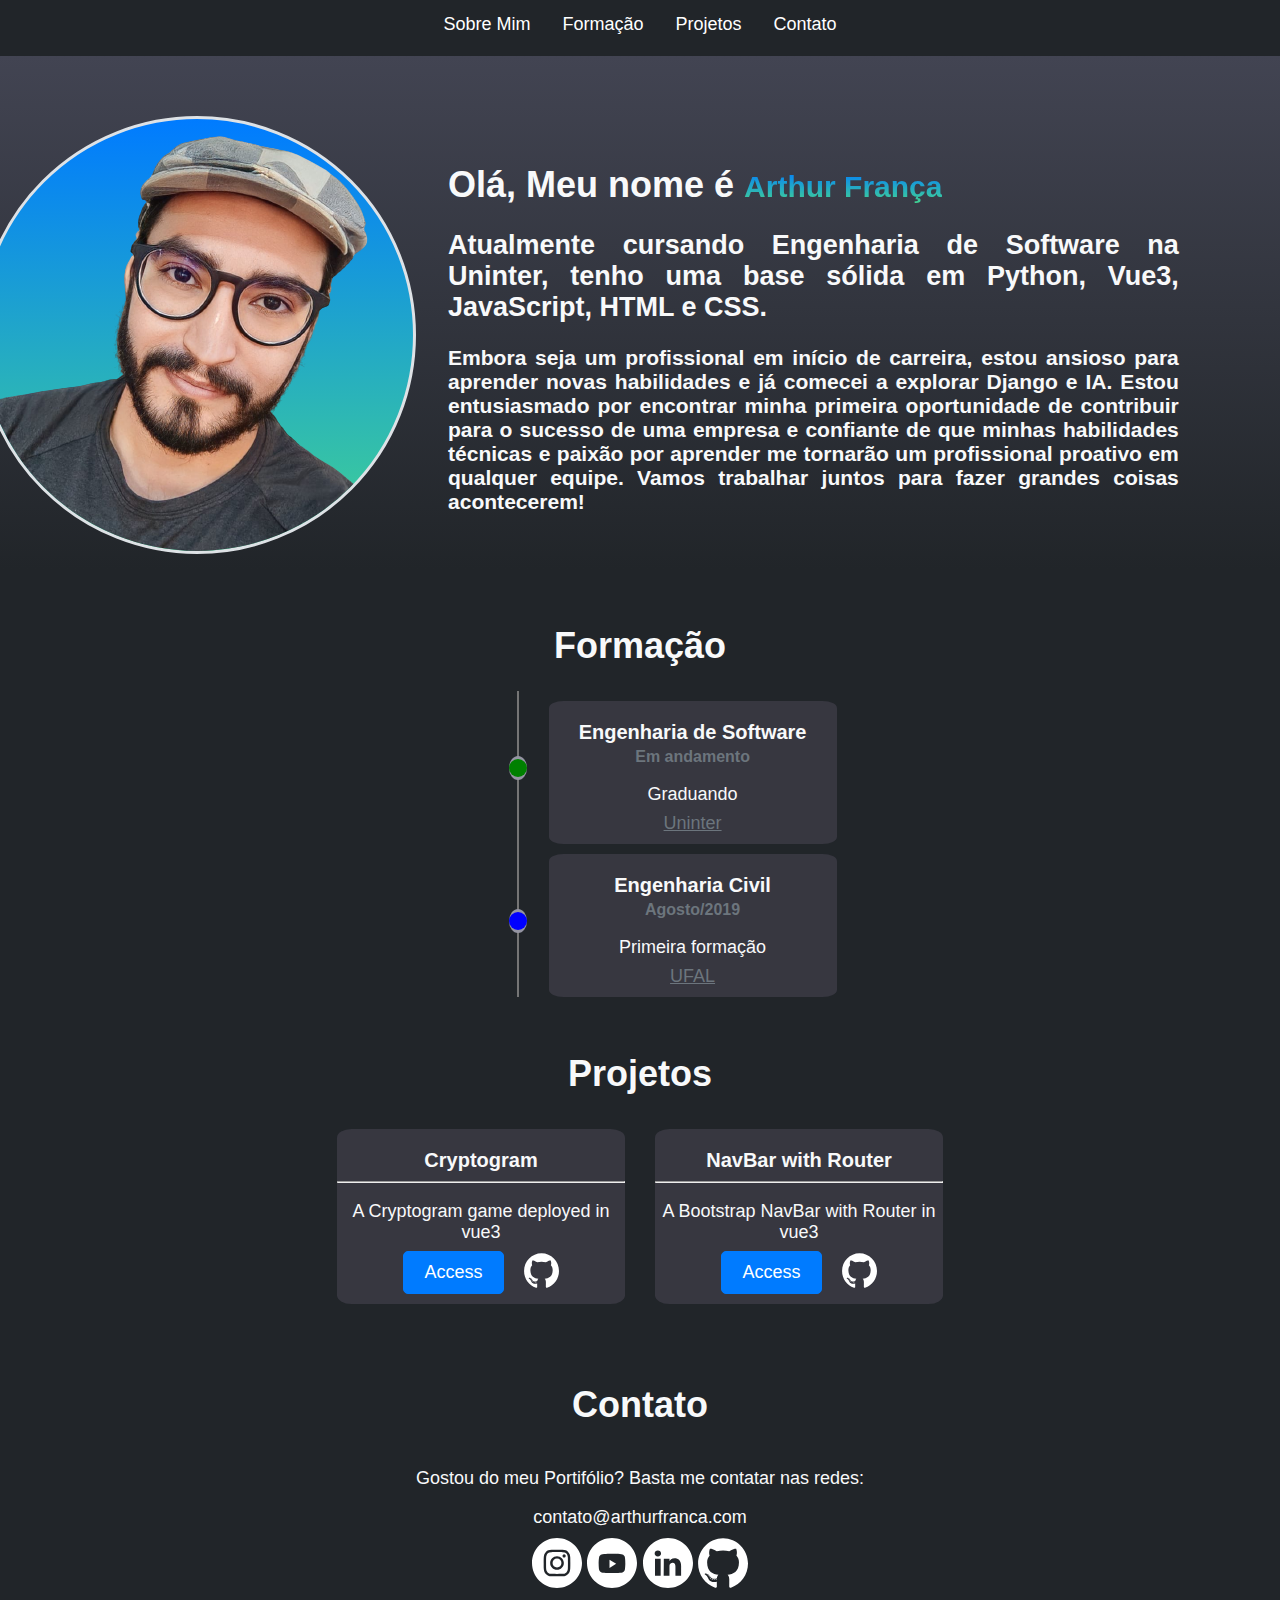
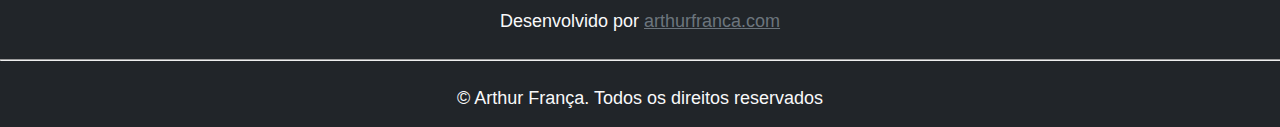
<file: index.html>
﻿<!DOCTYPE html>
<html lang="pt-br">
<head>
  <meta charset="UTF-8">
  <meta name="viewport" content="width=device-width, initial-scale=1.0">
  <link rel="stylesheet" href="style.css">
  
  <title>Portifólio Pessoal</title>
</head>
<body class="text-light">

  <div class="navbar">
    <ul>
      <li><a href="#about">Sobre Mim</a></li>
      <li><a href="#formation">Formação</a></li>
      <li><a href="#projects">Projetos</a></li>
      <li><a href="#contact">Contato</a></li>
    </ul>
  </div>


  <div class="about-wrapper wrapper" id="about">
    <div class="about-profile">
      <img src="./assets/profile.png" class="img-fluid rounded-circle border border-white border-3">
    </div>
    <div class="about-text">
      <h1>
        Olá, Meu nome é <span class="text-gradient">Arthur França</span>
      </h1>
      <h2>
        Atualmente cursando Engenharia de Software na Uninter, tenho uma base sólida em Python, Vue3, JavaScript, HTML e CSS.
      </h2>
      <h3 class="text-gray">
        Embora seja um profissional em início de carreira, estou ansioso para aprender novas habilidades e já comecei a explorar Django e IA. Estou entusiasmado por encontrar minha primeira oportunidade de contribuir para o sucesso de uma empresa e confiante de que minhas habilidades técnicas e paixão por aprender me tornarão um profissional proativo em qualquer equipe. Vamos trabalhar juntos para fazer grandes coisas acontecerem!
      </h3>
    </div>
  </div>

  <div class="formation-wrapper wrapper" id="formation">
    <h1 class="title">Formação</h1>
    <div class="formation-line">
      <div class="formation-icon-line">
        <div class="formation-icon-dot-shadow">
          <div class="formation-icon-dot current"></div>
        </div>
      </div>
      <div class="card" style="width: 18rem; height: auto; background-color: #373740ff;">
        <div class="card-body">
          <h5 class="card-title">Engenharia de Software</h5>
          <h6 class="card-subtitle">Em andamento</h6>
          <p class="card-text">Graduando</p>
          <a href="https://www.uninter.com/" role="button" target="_blank">Uninter</a>
        </div>
      </div>
    </div>
    <div class="formation-line">
      <div class="formation-icon-line">
        <div class="formation-icon-dot-shadow">
          <div class="formation-icon-dot"></div>
        </div>
      </div>
      <div class="card" style="width: 18rem; height: auto; background-color: #373740ff;">
        <div class="card-body">
          <h5 class="card-title">Engenharia Civil</h5>
          <h6 class="card-subtitle mb-2 text-muted">Agosto/2019</h6>
          <p class="card-text">Primeira formação</p>
          <a href="https://ufal.br/" role="button" target="_blank">UFAL</a>
        </div>
      </div>
    </div>
  </div>

  <div class="projects-wrapper wrapper" id="projects">
    <h1 class="title">Projetos</h1>
    <div style="display: flex; justify-content: center; margin-bottom: 56px;">
      <div class="card" style="width: 18rem; height: auto; background-color: #373740ff; margin-right: 30px;">
        <div class="card-body">
          <h5 class="card-title">Cryptogram</h5>
          <hr>
          <p class="card-text">A Cryptogram game deployed in vue3</p>
          <div style="display: flex; justify-content: center; align-items: center;">
            <a href="https://engarthurfranca.github.io/cryptogram-vue3/" class="btn" target="_blank">Access</a>
            <a href="https://github.com/engArthurFranca/cryptogram-vue3" role="button" target="_blank">
              <svg  class="btn-social" xmlns="http://www.w3.org/2000/svg" width="35" height="35" viewBox="0 0 48 48">
                <path fill-rule="evenodd" clip-rule="evenodd" d="M24.0432 0.179932C10.8147 0.179932 0.0876465 11.0878 0.0876465 24.5445C0.0876465 35.3096 6.95165 44.4426 16.4699 47.6643C17.6671 47.8899 18.1067 47.1358 18.1067 46.4922C18.1067 45.9112 18.0845 43.9919 18.0742 41.956C11.4097 43.4299 10.0034 39.0812 10.0034 39.0812C8.9137 36.265 7.34358 35.5161 7.34358 35.5161C5.17009 34.0039 7.50742 34.035 7.50742 34.035C9.91297 34.2065 11.1796 36.5458 11.1796 36.5458C13.3162 40.2707 16.7837 39.1938 18.1507 38.5712C18.3657 36.9969 18.9866 35.9212 19.6716 35.3132C14.3508 34.6971 8.7574 32.6079 8.7574 23.2719C8.7574 20.6118 9.6932 18.4383 11.2256 16.732C10.9769 16.1179 10.1569 13.6402 11.4577 10.2841C11.4577 10.2841 13.4693 9.62928 18.0472 12.7816C19.9581 12.2418 22.0074 11.971 24.0432 11.9618C26.0791 11.971 28.13 12.2418 30.0444 12.7816C34.6167 9.62928 36.6256 10.2841 36.6256 10.2841C37.9295 13.6402 37.1091 16.1179 36.8604 16.732C38.3964 18.4383 39.3259 20.6118 39.3259 23.2719C39.3259 32.6301 33.7218 34.6906 28.3874 35.2938C29.2467 36.0499 30.0123 37.5327 30.0123 39.8059C30.0123 43.0655 29.9845 45.6893 29.9845 46.4922C29.9845 47.1406 30.4157 47.9003 31.63 47.6611C41.1431 44.4357 47.9984 35.3059 47.9984 24.5445C47.9984 11.0878 37.273 0.179932 24.0432 0.179932Z"/>
                <path fill-rule="evenodd" clip-rule="evenodd" d="M9.16084 35.1623C9.10808 35.2837 8.92084 35.3196 8.75026 35.2365C8.57651 35.157 8.47892 34.992 8.53525 34.8706C8.58682 34.7459 8.77446 34.7116 8.94781 34.7943C9.12196 34.8742 9.22113 35.0408 9.16084 35.1623Z" />
                <path fill-rule="evenodd" clip-rule="evenodd" d="M10.1312 36.263C10.0169 36.3707 9.79356 36.3207 9.64203 36.1504C9.48533 35.9805 9.45598 35.7534 9.57181 35.644C9.68963 35.5363 9.90622 35.5867 10.0633 35.7566C10.22 35.9285 10.2506 36.154 10.1312 36.263Z" />
                <path fill-rule="evenodd" clip-rule="evenodd" d="M11.0757 37.6662C10.9289 37.7699 10.6889 37.6727 10.5405 37.456C10.3938 37.2394 10.3938 36.9795 10.5437 36.8754C10.6925 36.7713 10.9289 36.8649 11.0793 37.08C11.2256 37.2999 11.2256 37.5601 11.0757 37.6662Z" />
                <path fill-rule="evenodd" clip-rule="evenodd" d="M12.3697 39.0219C12.2384 39.1692 11.9587 39.1296 11.754 38.9287C11.5446 38.7322 11.4863 38.4534 11.618 38.3062C11.7509 38.1585 12.0321 38.2 12.2384 38.3994C12.4463 38.5954 12.5097 38.8763 12.3697 39.0219Z" />
                <path fill-rule="evenodd" clip-rule="evenodd" d="M14.1548 39.8091C14.0969 39.9999 13.8275 40.0867 13.5562 40.0056C13.2853 39.9221 13.1079 39.6985 13.1627 39.5057C13.219 39.3136 13.4896 39.2232 13.7629 39.31C14.0334 39.3931 14.2112 39.615 14.1548 39.8091Z" />
                <path fill-rule="evenodd" clip-rule="evenodd" d="M16.1153 39.9552C16.122 40.1561 15.8919 40.3227 15.6071 40.3259C15.3207 40.3328 15.089 40.1702 15.0859 39.9725C15.0859 39.7696 15.3108 39.6045 15.5972 39.5997C15.882 39.594 16.1153 39.7554 16.1153 39.9552Z" />
                <path fill-rule="evenodd" clip-rule="evenodd" d="M17.9397 39.6392C17.9738 39.8353 17.7758 40.0367 17.493 40.0899C17.2149 40.142 16.9575 40.0209 16.9222 39.8264C16.8876 39.6255 17.0892 39.4242 17.3669 39.3721C17.6501 39.3221 17.9036 39.4399 17.9397 39.6392Z" />
              </svg>
            </a>
          </div>
          
        </div>
      </div>
      <div class="card" style="width: 18rem; height: auto; background-color: #373740ff;">
        <div class="card-body">
          <h5 class="card-title">NavBar with Router</h5>
          <hr>
          <p class="card-text">A Bootstrap NavBar with Router in vue3</p>
          <div style="display: flex; justify-content: center; align-items: center;">
            <a href="https://engarthurfranca.github.io/menu-bootstrap-router-vue3/" class="btn" target="_blank">Access</a>
            <a href="https://github.com/engArthurFranca/menu-bootstrap-router-vue3" role="button" target="_blank" > 
              <svg  class="btn-social" xmlns="http://www.w3.org/2000/svg" width="35" height="35" viewBox="0 0 48 48">
                <path fill-rule="evenodd" clip-rule="evenodd" d="M24.0432 0.179932C10.8147 0.179932 0.0876465 11.0878 0.0876465 24.5445C0.0876465 35.3096 6.95165 44.4426 16.4699 47.6643C17.6671 47.8899 18.1067 47.1358 18.1067 46.4922C18.1067 45.9112 18.0845 43.9919 18.0742 41.956C11.4097 43.4299 10.0034 39.0812 10.0034 39.0812C8.9137 36.265 7.34358 35.5161 7.34358 35.5161C5.17009 34.0039 7.50742 34.035 7.50742 34.035C9.91297 34.2065 11.1796 36.5458 11.1796 36.5458C13.3162 40.2707 16.7837 39.1938 18.1507 38.5712C18.3657 36.9969 18.9866 35.9212 19.6716 35.3132C14.3508 34.6971 8.7574 32.6079 8.7574 23.2719C8.7574 20.6118 9.6932 18.4383 11.2256 16.732C10.9769 16.1179 10.1569 13.6402 11.4577 10.2841C11.4577 10.2841 13.4693 9.62928 18.0472 12.7816C19.9581 12.2418 22.0074 11.971 24.0432 11.9618C26.0791 11.971 28.13 12.2418 30.0444 12.7816C34.6167 9.62928 36.6256 10.2841 36.6256 10.2841C37.9295 13.6402 37.1091 16.1179 36.8604 16.732C38.3964 18.4383 39.3259 20.6118 39.3259 23.2719C39.3259 32.6301 33.7218 34.6906 28.3874 35.2938C29.2467 36.0499 30.0123 37.5327 30.0123 39.8059C30.0123 43.0655 29.9845 45.6893 29.9845 46.4922C29.9845 47.1406 30.4157 47.9003 31.63 47.6611C41.1431 44.4357 47.9984 35.3059 47.9984 24.5445C47.9984 11.0878 37.273 0.179932 24.0432 0.179932Z"/>
                <path fill-rule="evenodd" clip-rule="evenodd" d="M9.16084 35.1623C9.10808 35.2837 8.92084 35.3196 8.75026 35.2365C8.57651 35.157 8.47892 34.992 8.53525 34.8706C8.58682 34.7459 8.77446 34.7116 8.94781 34.7943C9.12196 34.8742 9.22113 35.0408 9.16084 35.1623Z" />
                <path fill-rule="evenodd" clip-rule="evenodd" d="M10.1312 36.263C10.0169 36.3707 9.79356 36.3207 9.64203 36.1504C9.48533 35.9805 9.45598 35.7534 9.57181 35.644C9.68963 35.5363 9.90622 35.5867 10.0633 35.7566C10.22 35.9285 10.2506 36.154 10.1312 36.263Z" />
                <path fill-rule="evenodd" clip-rule="evenodd" d="M11.0757 37.6662C10.9289 37.7699 10.6889 37.6727 10.5405 37.456C10.3938 37.2394 10.3938 36.9795 10.5437 36.8754C10.6925 36.7713 10.9289 36.8649 11.0793 37.08C11.2256 37.2999 11.2256 37.5601 11.0757 37.6662Z" />
                <path fill-rule="evenodd" clip-rule="evenodd" d="M12.3697 39.0219C12.2384 39.1692 11.9587 39.1296 11.754 38.9287C11.5446 38.7322 11.4863 38.4534 11.618 38.3062C11.7509 38.1585 12.0321 38.2 12.2384 38.3994C12.4463 38.5954 12.5097 38.8763 12.3697 39.0219Z" />
                <path fill-rule="evenodd" clip-rule="evenodd" d="M14.1548 39.8091C14.0969 39.9999 13.8275 40.0867 13.5562 40.0056C13.2853 39.9221 13.1079 39.6985 13.1627 39.5057C13.219 39.3136 13.4896 39.2232 13.7629 39.31C14.0334 39.3931 14.2112 39.615 14.1548 39.8091Z" />
                <path fill-rule="evenodd" clip-rule="evenodd" d="M16.1153 39.9552C16.122 40.1561 15.8919 40.3227 15.6071 40.3259C15.3207 40.3328 15.089 40.1702 15.0859 39.9725C15.0859 39.7696 15.3108 39.6045 15.5972 39.5997C15.882 39.594 16.1153 39.7554 16.1153 39.9552Z" />
                <path fill-rule="evenodd" clip-rule="evenodd" d="M17.9397 39.6392C17.9738 39.8353 17.7758 40.0367 17.493 40.0899C17.2149 40.142 16.9575 40.0209 16.9222 39.8264C16.8876 39.6255 17.0892 39.4242 17.3669 39.3721C17.6501 39.3221 17.9036 39.4399 17.9397 39.6392Z" />
              </svg>        
            </a>
          </div>
          
        </div>
      </div>
    </div>
      
  </div>

  <footer id="contact">
    <div style="display: flex; flex-direction: column; align-items: center;">
      <h1 class="title">Contato</h1>
      <p>
        Gostou do meu Portifólio? Basta me contatar nas redes:
      </p>
      <h7>contato@arthurfranca.com</h7>
      <div style="margin-top: 10px;">
        <a href="https://www.instagram.com/arthur._.franca/" role="button" target="_blank" style="text-decoration: none;">
          <svg class="btn-social" viewBox="0 0 48 48" xmlns="http://www.w3.org/2000/svg" width="50" height="50">
            <path fill-rule="evenodd" clip-rule="evenodd" d="M0 24C0 10.7452 10.7452 0 24 0C37.2548 0 48 10.7452 48 24C48 37.2548 37.2548 48 24 48C10.7452 48 0 37.2548 0 24ZM24.0012 11.2C20.5249 11.2 20.0886 11.2152 18.7233 11.2773C17.3606 11.3397 16.4305 11.5555 15.6166 11.872C14.7747 12.1989 14.0606 12.6363 13.3491 13.348C12.6371 14.0595 12.1997 14.7736 11.8717 15.6152C11.5544 16.4294 11.3384 17.3598 11.2771 18.7219C11.216 20.0873 11.2 20.5238 11.2 24.0001C11.2 27.4764 11.2155 27.9114 11.2773 29.2767C11.34 30.6394 11.5557 31.5695 11.872 32.3834C12.1992 33.2253 12.6365 33.9394 13.3483 34.6509C14.0595 35.3629 14.7736 35.8013 15.615 36.1283C16.4294 36.4448 17.3598 36.6605 18.7222 36.7229C20.0876 36.7851 20.5236 36.8003 23.9996 36.8003C27.4762 36.8003 27.9111 36.7851 29.2765 36.7229C30.6391 36.6605 31.5703 36.4448 32.3848 36.1283C33.2264 35.8013 33.9394 35.3629 34.6506 34.6509C35.3626 33.9394 35.8 33.2253 36.128 32.3837C36.4427 31.5695 36.6587 30.6391 36.7227 29.277C36.784 27.9116 36.8 27.4764 36.8 24.0001C36.8 20.5238 36.784 20.0876 36.7227 18.7222C36.6587 17.3595 36.4427 16.4294 36.128 15.6155C35.8 14.7736 35.3626 14.0595 34.6506 13.348C33.9386 12.636 33.2266 12.1987 32.384 11.872C31.5679 11.5555 30.6373 11.3397 29.2746 11.2773C27.9092 11.2152 27.4746 11.2 23.9972 11.2H24.0012Z" />
            <path fill-rule="evenodd" clip-rule="evenodd" d="M22.8529 13.5067C23.1937 13.5062 23.574 13.5067 24.0012 13.5067C27.4188 13.5067 27.8239 13.519 29.1735 13.5803C30.4215 13.6374 31.0989 13.8459 31.5501 14.0211C32.1474 14.2531 32.5733 14.5304 33.021 14.9784C33.469 15.4264 33.7464 15.8531 33.9789 16.4505C34.1541 16.9011 34.3629 17.5785 34.4197 18.8265C34.481 20.1758 34.4944 20.5812 34.4944 23.9972C34.4944 27.4132 34.481 27.8186 34.4197 29.1679C34.3626 30.4159 34.1541 31.0933 33.9789 31.5439C33.7469 32.1413 33.469 32.5666 33.021 33.0144C32.573 33.4624 32.1477 33.7397 31.5501 33.9717C31.0994 34.1477 30.4215 34.3557 29.1735 34.4128C27.8242 34.4741 27.4188 34.4874 24.0012 34.4874C20.5833 34.4874 20.1782 34.4741 18.8289 34.4128C17.5809 34.3552 16.9035 34.1466 16.4521 33.9714C15.8547 33.7394 15.428 33.4621 14.98 33.0141C14.532 32.5661 14.2547 32.1405 14.0222 31.5429C13.847 31.0922 13.6382 30.4149 13.5814 29.1669C13.52 27.8175 13.5078 27.4122 13.5078 23.994C13.5078 20.5758 13.52 20.1726 13.5814 18.8233C13.6384 17.5753 13.847 16.8979 14.0222 16.4467C14.2542 15.8494 14.532 15.4227 14.98 14.9747C15.428 14.5267 15.8547 14.2494 16.4521 14.0168C16.9033 13.8408 17.5809 13.6328 18.8289 13.5755C20.0097 13.5222 20.4673 13.5062 22.8529 13.5035V13.5067ZM30.8338 15.632C29.9858 15.632 29.2978 16.3193 29.2978 17.1675C29.2978 18.0155 29.9858 18.7035 30.8338 18.7035C31.6818 18.7035 32.3698 18.0155 32.3698 17.1675C32.3698 16.3195 31.6818 15.632 30.8338 15.632ZM24.0012 17.4267C20.371 17.4267 17.4278 20.37 17.4278 24.0001C17.4278 27.6303 20.371 30.5722 24.0012 30.5722C27.6314 30.5722 30.5735 27.6303 30.5735 24.0001C30.5735 20.37 27.6314 17.4267 24.0012 17.4267Z"/>
            <path fill-rule="evenodd" clip-rule="evenodd" d="M24.0012 19.7334C26.3575 19.7334 28.2679 21.6436 28.2679 24.0001C28.2679 26.3564 26.3575 28.2668 24.0012 28.2668C21.6446 28.2668 19.7345 26.3564 19.7345 24.0001C19.7345 21.6436 21.6446 19.7334 24.0012 19.7334Z" />
          </svg>
        </a>
        <a href="http://www.youtube.com" role="button" target="_blank" style="text-decoration: none;">
          <svg class="btn-social" viewBox="0 0 48 48" xmlns="http://www.w3.org/2000/svg" width="50" height="50">
            <path fill-rule="evenodd" clip-rule="evenodd" d="M0 24C0 10.7452 10.7452 0 24 0C37.2548 0 48 10.7452 48 24C48 37.2548 37.2548 48 24 48C10.7452 48 0 37.2548 0 24ZM36.265 18.0732C35.9706 16.9422 35.1031 16.0516 34.0016 15.7493C32.0054 15.2 24 15.2 24 15.2C24 15.2 15.9946 15.2 13.9983 15.7493C12.8967 16.0516 12.0292 16.9422 11.7348 18.0732C11.2 20.123 11.2 24.4 11.2 24.4C11.2 24.4 11.2 28.6768 11.7348 30.7268C12.0292 31.8578 12.8967 32.7484 13.9983 33.0508C15.9946 33.6 24 33.6 24 33.6C24 33.6 32.0054 33.6 34.0016 33.0508C35.1031 32.7484 35.9706 31.8578 36.265 30.7268C36.8 28.6768 36.8 24.4 36.8 24.4C36.8 24.4 36.8 20.123 36.265 18.0732Z" />
            <path fill-rule="evenodd" clip-rule="evenodd" d="M21.6 28.8V20.8L28 24.8001L21.6 28.8Z"/>
          </svg>
        </a>
        <a href="https://www.linkedin.com/in/eng-arthurfranca/" role="button" target="_blank" style="text-decoration: none;">
          <svg class="btn-social" viewBox="0 0 48 48" xmlns="http://www.w3.org/2000/svg" width="50" height="50">
            <path fill-rule="evenodd" clip-rule="evenodd" d="M0 24C0 10.7452 10.7452 0 24 0C37.2548 0 48 10.7452 48 24C48 37.2548 37.2548 48 24 48C10.7452 48 0 37.2548 0 24ZM16.9605 19.8778H11.5216V36.2196H16.9605V19.8778ZM17.3188 14.8227C17.2835 13.2204 16.1377 12 14.277 12C12.4164 12 11.2 13.2204 11.2 14.8227C11.2 16.3918 12.3805 17.6473 14.2064 17.6473H14.2412C16.1377 17.6473 17.3188 16.3918 17.3188 14.8227ZM36.5754 26.8497C36.5754 21.8303 33.8922 19.4941 30.3131 19.4941C27.4254 19.4941 26.1326 21.0802 25.4107 22.1929V19.8783H19.9711C20.0428 21.4117 19.9711 36.22 19.9711 36.22H25.4107V27.0934C25.4107 26.605 25.446 26.1178 25.5898 25.7681C25.9829 24.7924 26.8779 23.7822 28.3805 23.7822C30.3494 23.7822 31.1365 25.2807 31.1365 27.4767V36.2196H36.5752L36.5754 26.8497Z" />
          </svg>
        </a>
        <a href="https://github.com/engArthurFranca" role="button" target="_blank" style="text-decoration: none;">
          <svg  class="btn-social" xmlns="http://www.w3.org/2000/svg" width="50" height="50" viewBox="0 0 48 48">
            <path fill-rule="evenodd" clip-rule="evenodd" d="M24.0432 0.179932C10.8147 0.179932 0.0876465 11.0878 0.0876465 24.5445C0.0876465 35.3096 6.95165 44.4426 16.4699 47.6643C17.6671 47.8899 18.1067 47.1358 18.1067 46.4922C18.1067 45.9112 18.0845 43.9919 18.0742 41.956C11.4097 43.4299 10.0034 39.0812 10.0034 39.0812C8.9137 36.265 7.34358 35.5161 7.34358 35.5161C5.17009 34.0039 7.50742 34.035 7.50742 34.035C9.91297 34.2065 11.1796 36.5458 11.1796 36.5458C13.3162 40.2707 16.7837 39.1938 18.1507 38.5712C18.3657 36.9969 18.9866 35.9212 19.6716 35.3132C14.3508 34.6971 8.7574 32.6079 8.7574 23.2719C8.7574 20.6118 9.6932 18.4383 11.2256 16.732C10.9769 16.1179 10.1569 13.6402 11.4577 10.2841C11.4577 10.2841 13.4693 9.62928 18.0472 12.7816C19.9581 12.2418 22.0074 11.971 24.0432 11.9618C26.0791 11.971 28.13 12.2418 30.0444 12.7816C34.6167 9.62928 36.6256 10.2841 36.6256 10.2841C37.9295 13.6402 37.1091 16.1179 36.8604 16.732C38.3964 18.4383 39.3259 20.6118 39.3259 23.2719C39.3259 32.6301 33.7218 34.6906 28.3874 35.2938C29.2467 36.0499 30.0123 37.5327 30.0123 39.8059C30.0123 43.0655 29.9845 45.6893 29.9845 46.4922C29.9845 47.1406 30.4157 47.9003 31.63 47.6611C41.1431 44.4357 47.9984 35.3059 47.9984 24.5445C47.9984 11.0878 37.273 0.179932 24.0432 0.179932Z"/>
            <path fill-rule="evenodd" clip-rule="evenodd" d="M9.16084 35.1623C9.10808 35.2837 8.92084 35.3196 8.75026 35.2365C8.57651 35.157 8.47892 34.992 8.53525 34.8706C8.58682 34.7459 8.77446 34.7116 8.94781 34.7943C9.12196 34.8742 9.22113 35.0408 9.16084 35.1623Z" />
            <path fill-rule="evenodd" clip-rule="evenodd" d="M10.1312 36.263C10.0169 36.3707 9.79356 36.3207 9.64203 36.1504C9.48533 35.9805 9.45598 35.7534 9.57181 35.644C9.68963 35.5363 9.90622 35.5867 10.0633 35.7566C10.22 35.9285 10.2506 36.154 10.1312 36.263Z" />
            <path fill-rule="evenodd" clip-rule="evenodd" d="M11.0757 37.6662C10.9289 37.7699 10.6889 37.6727 10.5405 37.456C10.3938 37.2394 10.3938 36.9795 10.5437 36.8754C10.6925 36.7713 10.9289 36.8649 11.0793 37.08C11.2256 37.2999 11.2256 37.5601 11.0757 37.6662Z" />
            <path fill-rule="evenodd" clip-rule="evenodd" d="M12.3697 39.0219C12.2384 39.1692 11.9587 39.1296 11.754 38.9287C11.5446 38.7322 11.4863 38.4534 11.618 38.3062C11.7509 38.1585 12.0321 38.2 12.2384 38.3994C12.4463 38.5954 12.5097 38.8763 12.3697 39.0219Z" />
            <path fill-rule="evenodd" clip-rule="evenodd" d="M14.1548 39.8091C14.0969 39.9999 13.8275 40.0867 13.5562 40.0056C13.2853 39.9221 13.1079 39.6985 13.1627 39.5057C13.219 39.3136 13.4896 39.2232 13.7629 39.31C14.0334 39.3931 14.2112 39.615 14.1548 39.8091Z" />
            <path fill-rule="evenodd" clip-rule="evenodd" d="M16.1153 39.9552C16.122 40.1561 15.8919 40.3227 15.6071 40.3259C15.3207 40.3328 15.089 40.1702 15.0859 39.9725C15.0859 39.7696 15.3108 39.6045 15.5972 39.5997C15.882 39.594 16.1153 39.7554 16.1153 39.9552Z" />
            <path fill-rule="evenodd" clip-rule="evenodd" d="M17.9397 39.6392C17.9738 39.8353 17.7758 40.0367 17.493 40.0899C17.2149 40.142 16.9575 40.0209 16.9222 39.8264C16.8876 39.6255 17.0892 39.4242 17.3669 39.3721C17.6501 39.3221 17.9036 39.4399 17.9397 39.6392Z" />
          </svg>
        </a>
      </div>
      <p> Desenvolvido por <a href="https://arthurfranca.com" role="button" target="_blank">arthurfranca.com</a></p>
      <hr style="width: 100%">
      <p>© Arthur França. Todos os direitos reservados</p>
    </div>
  </footer>
</body>
</html>
</file>
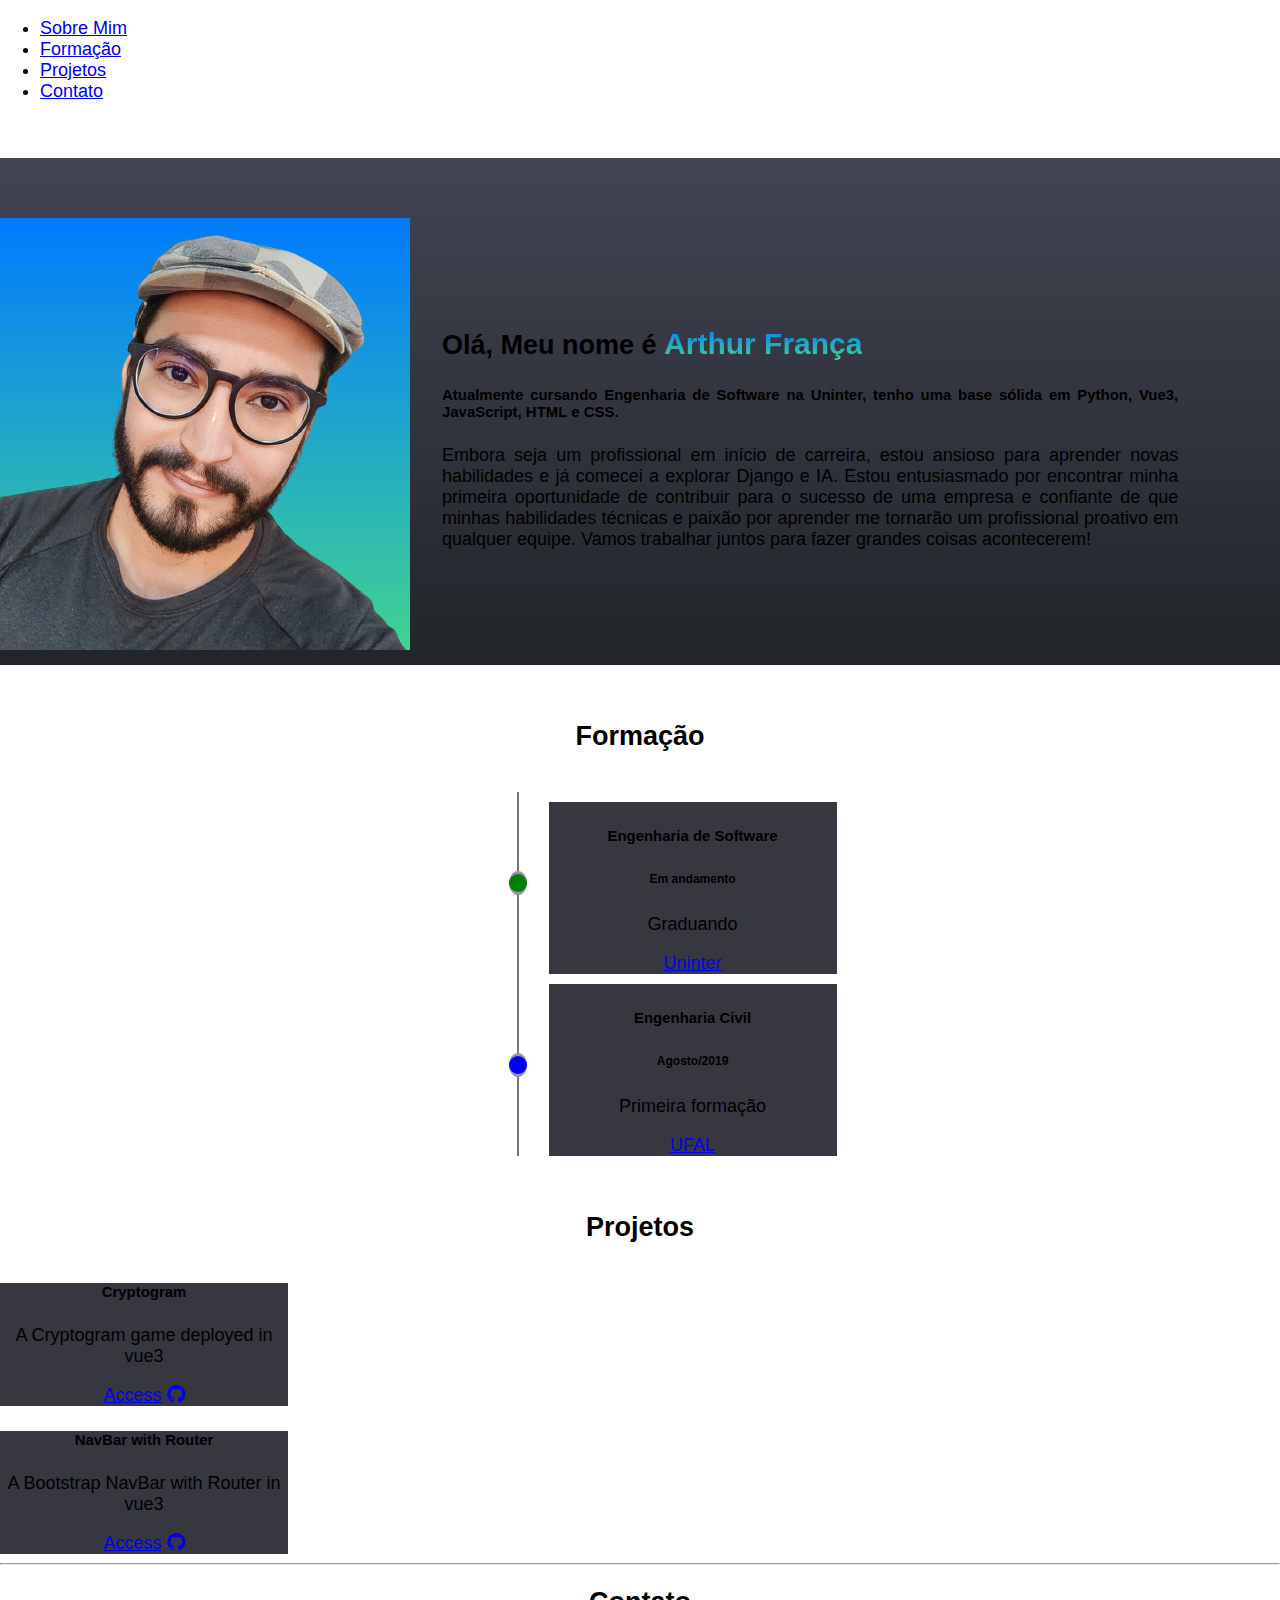
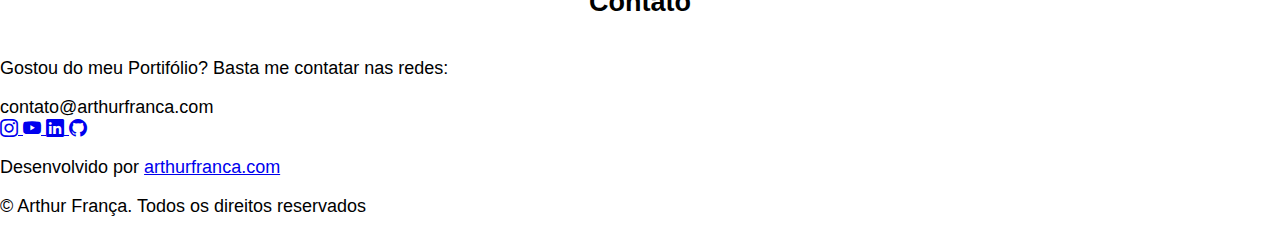
<file: portifolio/index.html>
﻿<!DOCTYPE html>
<html lang="pt-br">
<head>
  <meta charset="UTF-8">
  <meta name="viewport" content="width=device-width, initial-scale=1.0">
  <link rel="stylesheet" href="style.css">

  <link href="https://cdn.jsdelivr.net/npm/bootstrap-icons@1.6.0/font/bootstrap-icons.css" rel="stylesheet">
  <link href="https://cdn.jsdelivr.net/npm/bootstrap@5.2.3/dist/css/bootstrap.min.css" rel="stylesheet" integrity="sha384-rbsA2VBKQhggwzxH7pPCaAqO46MgnOM80zW1RWuH61DGLwZJEdK2Kadq2F9CUG65" crossorigin="anonymous">
  
  <title>Portifólio Pessoal</title>
</head>
<body class="bg-dark text-light">
  <nav class="navbar navbar-expand navbar-dark bg-dark fixed-top">
    <div class="container-fluid">
      <ul class="navbar-nav mx-auto">
        <li class="nav-item">
          <a class="nav-link" href="#about">Sobre Mim</a>
        </li>
        <li class="nav-item">
          <a class="nav-link" href="#formation">Formação</a>
        </li>
        <li class="nav-item">
          <a class="nav-link" href="#projects">Projetos</a>
        </li>
        <li class="nav-item">
          <a class="nav-link" href="#contact">Contato</a>
        </li>
      </ul>
    </div>
  </nav>

  <div class="about-wrapper wrapper" id="about">
    <div class="about-profile">
      <img src="./assets/profile.png" class="img-fluid rounded-circle border border-white border-3">
    </div>
    <div class="about-text">
      <h2>
        Olá, Meu nome é <span class="text-gradient">Arthur França</span>
      </h2>
      <h5>
        Atualmente cursando Engenharia de Software na Uninter, tenho uma base sólida em Python, Vue3, JavaScript, HTML e CSS.
      </h5>
      <p class="text-gray">
        Embora seja um profissional em início de carreira, estou ansioso para aprender novas habilidades e já comecei a explorar Django e IA. Estou entusiasmado por encontrar minha primeira oportunidade de contribuir para o sucesso de uma empresa e confiante de que minhas habilidades técnicas e paixão por aprender me tornarão um profissional proativo em qualquer equipe. Vamos trabalhar juntos para fazer grandes coisas acontecerem!
      </p>
    </div>
  </div>

  <div class="formation-wrapper wrapper" id="formation">
    <h2 class="title">Formação</h2>
    <div class="formation-line">
      <div class="formation-icon-line">
        <div class="formation-icon-dot-shadow">
          <div class="formation-icon-dot current"></div>
        </div>
      </div>
      <div class="card" style="width: 18rem; height: auto; background-color: #373740ff;">
        <div class="card-body">
          <h5 class="card-title">Engenharia de Software</h5>
          <h6 class="card-subtitle mb-2 text-muted">Em andamento</h6>
          <p class="card-text">Graduando</p>
          <a href="https://www.uninter.com/" role="button" target="_blank">Uninter</a>
        </div>
      </div>
    </div>
    <div class="formation-line">
      <div class="formation-icon-line">
        <div class="formation-icon-dot-shadow">
          <div class="formation-icon-dot"></div>
        </div>
      </div>
      <div class="card" style="width: 18rem; height: auto; background-color: #373740ff;">
        <div class="card-body">
          <h5 class="card-title">Engenharia Civil</h5>
          <h6 class="card-subtitle mb-2 text-muted">Agosto/2019</h6>
          <p class="card-text">Primeira formação</p>
          <a href="https://ufal.br/" role="button" target="_blank">UFAL</a>
        </div>
      </div>
    </div>
  </div>

    <div class="projects-wrapper wrapper" id="projects">
    <h2 class="title">Projetos</h2>
    <div class="container d-flex justify-content-center cards-div" >
      <div class="card border border-light" style="width: 18rem; height: auto; background-color: #373740ff; margin-right: 30px;">
        <h4 class="card-header">
          <h5 class="card-title">Cryptogram</h5>
        </h4><div class="card-body">
          <p class="card-text">A Cryptogram game deployed in vue3</p>
          <a href="https://engarthurfranca.github.io/cryptogram-vue3/" class="btn btn-primary" target="_blank">Access</a>
          <a class="btn git-btn me-2" href="https://github.com/engArthurFranca/cryptogram-vue3" role="button" target="_blank"><i class="bi bi-github text-light fs-4"></i></a>
        </div>
      </div>
      <div class="card border border-light" style="width: 18rem; height: auto; background-color: #373740ff;">
        <h4 class="card-header">
          <h5 class="card-title">NavBar with Router</h5>
        </h4>
        <div class="card-body"><p class="card-text">A Bootstrap NavBar with Router in vue3</p>
          <a href="https://engarthurfranca.github.io/menu-bootstrap-router-vue3/" class="btn btn-primary" target="_blank">Access</a>
          <a class="btn git-btn me-2" href="https://github.com/engArthurFranca/menu-bootstrap-router-vue3" role="button" target="_blank"><i class="bi bi-github text-light fs-4"></i></a>
        </div>
      </div>
    </div>
    </div>

  <footer class="bg-dark text-light py-4" id="contact">
    <hr>
    <div class="container text-center">
      <h2 class="title">Contato</h2>
      <p class="mb-0">
        Gostou do meu Portifólio? Basta me contatar nas redes:
      </p>
      <h7>contato@arthurfranca.com</h7>
      <div>
        <a class="btn social-btn me-2" href="https://www.instagram.com/arthur._.franca/" role="button" target="_blank">
          <i class="bi bi-instagram text-light fs-4"></i>
        </a>
        <a class="btn social-btn me-2" href="http://www.youtube.com" role="button" target="_blank">
          <i class="bi bi-youtube text-light fs-4"></i>
        </a>
        <a class="btn social-btn me-2" href="https://www.linkedin.com/in/eng-arthurfranca/" role="button" target="_blank">
          <i class="bi bi-linkedin text-light fs-4"></i>
        </a>
        <a class="btn social-btn me-2" href="https://github.com/engArthurFranca" role="button" target="_blank">
          <i class="bi bi-github text-light fs-4"></i>
        </a>
      </div>
      <p> Desenvolvido por <a href="https://arthurfranca.com" role="button" target="_blank">arthurfranca.com</a></p>
      <p>© Arthur França. Todos os direitos reservados</p>
    </div>
  </footer>
</body>
</html>
</file>
<file: style.css>
﻿/* Global attributes */

* {
  scroll-behavior: smooth;
}

body{
  font-family: 'Helvetica Neue', Helvetica, Arial, sans-serif;
  font-size: 18px;
  margin: 0;
  padding: 0;
  background-color: rgb(33,37,41);
  color: rgb(248,249,250);
}

a {
  color: #6c757d;
}

.title {
  text-align: center;
}

.wrapper {
  margin-top: 56px;
  scroll-margin-top: 60px;
}

.icon-instagram {
  mask: url(./assets/icons/instagram.svg);
}

/* Navbar Section */

.navbar {
  position: fixed;
  display: flex;
  top: 0;
  width: 100%;
  justify-content: center;
  background-color: rgb(33,37,41);
  z-index: 10;
}

.navbar ul {
  list-style-type: none;
  margin: 0;
  padding: 0;
  overflow: hidden;
  height: 56px;
  background-color: rgb(33,37,41);
}

.navbar li {
  float: left;
}

.navbar li a {
  display: block;
  color: white;
  text-align: center;
  padding: 14px 16px;
  text-decoration: none;
}

.navbar li a:hover {
  background-color: #111;
}

/* About Section */

.about-wrapper {
  display: grid;
  grid-template-columns: 0.5fr 1fr;
  grid-template-areas:
  ". a a ."
  ". a a .";

  gap: 10px;
  width: 100%;
  margin: 56px auto 0;
  background: linear-gradient(180deg,#424452,#212529);
}

.about-profile {
  justify-self: end; 
  margin-right: 5%;
  margin-top: 60px;
  margin-left: 10%;
}

.about-profile img {
  border-radius: 50%;
  border: 3px solid #dee2e6;
}

.about-text {
  align-self: center;
  justify-self: center;
  text-align: justify;
  margin-right: 10%;
  margin-top: 60px;
  text-justify: inter-word;
}

/* Picture */

.gradient-div {
  background: linear-gradient(to bottom, rgb(66, 68, 82), rgb(33,37,41));
  height: 100vh;
}

.img-fluid {
  background: linear-gradient(to bottom, #007bff, #42d392);
}

.text-gradient {
  background: linear-gradient(to bottom, #007bff, #42d392);
  -webkit-background-clip: text;
  -webkit-text-fill-color: transparent;
  font-size: 30px;
}

/* Formation Section */

.formation-line {
  display: grid;
  grid-template-columns: 1.5fr 2fr;
}

.formation-icon-line {
  justify-self: end;
  position: relative;
  display: flex;
  align-items: center;
  justify-content: center;
  flex-direction: row-reverse;
  width: 1.5px;
  height: 100%;
  margin: 0 30px 0 30px;
  background-color: #757575;
}

.formation-icon-dot, .formation-icon-dot-shadow {
  width: 24px;
  height: 24px;
  display: flex;
  justify-content: center;
  align-items: center;
  background: rgb(148, 148, 162);
  border-radius: 50%;
}

.formation-icon-dot {
  width: 18px;
  height: 18px;
  background: blue;
}

.current {
  background: green;
}

.card {
  background-color: #373740ff;
  margin-top: 10px;
  padding-bottom: 10px;
  text-align: center;
  border-radius: 5%;
  align-items: center;
}

.card-title {
  font-size: 1.25rem;
  margin-bottom: 0.25rem;
  margin-top: 20px;
}

.card-subtitle {
  color: #6c757d;
  margin: 0.25rem;
  font-size: 1rem;
}

.card-text {
  margin-bottom: 0.5rem;
}

/* Projects Section */

.btn {
  display: inline-block;
  padding: 10px 20px; /* Ajuste o preenchimento conforme necessário */
  margin-right: 20px;
  text-align: center;
  text-decoration: none;
  background-color: #007bff; /* Cor de fundo do botão */
  color: #fff; /* Cor do texto no botão */
  border: 1px solid #007bff; /* Borda do botão */
  border-radius: 5px; /* Borda arredondada */
  cursor: pointer;
  transition: background-color 0.3s, color 0.3s; /* Efeito de transição suave */
}

/* Estilizar o botão no hover (ao passar o mouse) */
.btn:hover {
  background-color: #42d392; /* Nova cor de fundo no hover */
  color: #fff; /* Nova cor do texto no hover */
}

/* Contact Section */

.github-icon {
  display: inline-block;
  background-image: url('./assets/icons/github.svg');
}


.btn-social {
  fill: white;
}

.btn-social:hover {
  fill: #42d392;
  filter: hue-rotate(180deg)
  cursor: pointer;
}



@media (max-width: 900px) {
  .about-wrapper {
    display: flex;
    flex-direction: column;
  }
  .about-profile {
    margin-left: auto;
    margin-right: auto;
  }
  .about-text {
    margin: auto 20px;
  }
  .formation-line {
    grid-template-columns: 1fr 2fr;
  }

}
</file>
<file: portifolio/style.css>
﻿/* Global attributes */

body{
  font-family: 'Helvetica Neue', Helvetica, Arial, sans-serif;
  font-size: 18px;
  margin: 0;
  padding: 0;
  margin: auto auto;
}

.title {
  text-align: center;
  margin-bottom: 40px;
}

.wrapper {
  margin-top: 56px;
  scroll-margin-top: 60px;
}

/* About Section */

.about-wrapper {
  display: grid;
  grid-template-columns: 0.5fr 1fr;
  grid-template-areas:
  ". a a ."
  ". a a .";

  gap: 10px;
  width: 100%;
  margin: 56px auto 0;
  background: linear-gradient(180deg,#424452,#212529);
}

.about-profile {
  justify-self: end; 
  margin-right: 5%;
  margin-top: 60px;
  margin-left: 10%;
}

.about-text {
  align-self: center;
  justify-self: center;
  text-align: justify;
  margin-right: 10%;
  margin-top: 60px;
  text-justify: inter-word;
}

/* Picture */

.gradient-div {
  background: linear-gradient(to bottom, rgb(66, 68, 82), rgb(33,37,41));
  height: 100vh;
}

.img-fluid {
  background: linear-gradient(to bottom, #007bff, #42d392);
}

.text-gradient {
  background: linear-gradient(to bottom, #007bff, #42d392);
  -webkit-background-clip: text;
  -webkit-text-fill-color: transparent;
  font-size: 30px;
}

/* Formation Section */

.formation-line {
  display: grid;
  grid-template-columns: 1.5fr 2fr;
}

.formation-icon-line {
  justify-self: end;
  position: relative;
  display: flex;
  align-items: center;
  justify-content: center;
  flex-direction: row-reverse;
  width: 1.5px;
  height: 100%;
  margin: 0 30px 0 30px;
  background-color: #757575;
}

.formation-icon-dot, .formation-icon-dot-shadow {
  width: 24px;
  height: 24px;
  display: flex;
  justify-content: center;
  align-items: center;
  background: rgb(148, 148, 162);
  border-radius: 50%;
}

.formation-icon-dot {
  width: 18px;
  height: 18px;
  background: blue;
}

.current {
  background: green;
}

.card {
  background-color: #373740ff;
  margin-top: 10px;
  text-align: center;
}


/* Contact Section */

  .social-btn:hover, .git-btn:hover {
    background: linear-gradient(to bottom, #007bff, #42d392);
    -webkit-background-clip: text;
    -webkit-text-fill-color: transparent;
  }
  


  @media (max-width: 700px) {
    .about-wrapper {
      display: flex;
      flex-direction: column;
    }
    .about-profile {
      margin-left: auto;
      margin-right: auto;
    }
    .about-text {
      margin: auto 20px;
    }

    .formation-line {
      grid-template-columns: 1fr 2fr;
    }
  }
</file>
